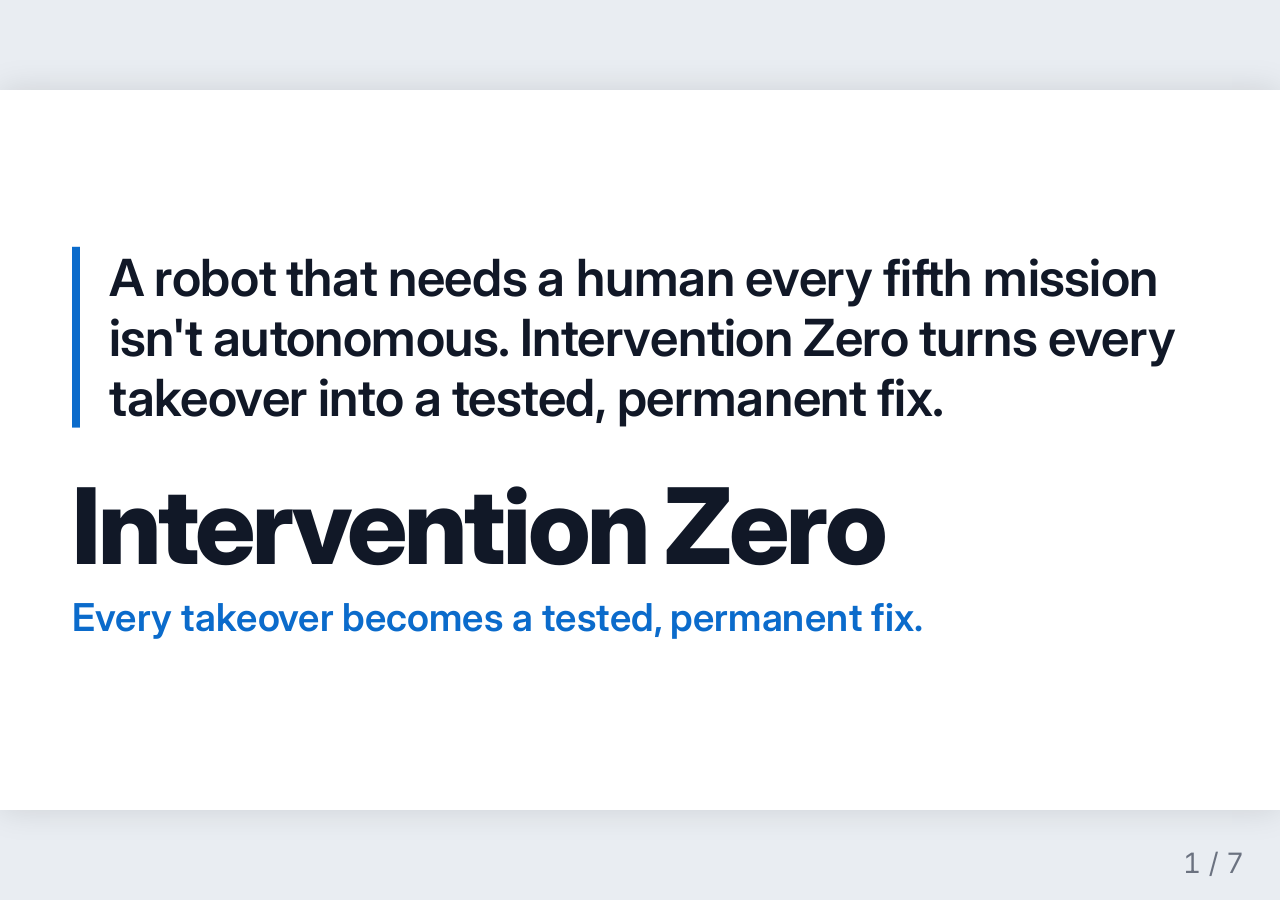
<file: docs/slides/index.html>
<!doctype html>
<html lang="en">
<head>
<meta charset="utf-8">
<meta name="viewport" content="width=device-width, initial-scale=1">
<title>Intervention Zero</title>
<link href="https://fonts.googleapis.com/css2?family=Inter:wght@400;600;800&display=swap" rel="stylesheet">
<style>
:root{
  --bg:#ffffff; --letter:#e9edf2; --ink:#111827; --muted:#6b7280; --line:#d6dbe3;
  --accent:#0b6bcb; --tint:#eef4fb; --red:#c62828; --redtint:#fdecec; --green:#1b7f3b; --greentint:#e8f5ec;
  --font:"Inter",system-ui,-apple-system,"Segoe UI",Roboto,Arial,sans-serif;
  --mono:ui-monospace,"Cascadia Mono",Consolas,"Courier New",monospace;
}
*{box-sizing:border-box}
html,body{margin:0;height:100%;background:var(--letter);overflow:hidden;font-family:var(--font);color:var(--ink)}
#stage{position:absolute;left:50%;top:50%;width:1600px;height:900px;transform-origin:center center;
  transform:translate(-50%,-50%) scale(1);background:var(--bg);box-shadow:0 0 40px rgba(0,0,0,.12);overflow:hidden}
.slide{display:none;position:absolute;inset:0;width:1600px;height:900px;padding:56px 90px 70px;overflow:hidden;font-size:32px;line-height:1.3}
.slide.active{display:block}
h1,h2{margin:0}
.t{font-size:68px;line-height:1.08;font-weight:800;letter-spacing:-.02em;margin-bottom:28px}
.t em{font-style:normal;color:var(--accent)}
.muted,.pending{color:var(--muted);font-style:italic}
.accent{color:var(--accent)} .red{color:var(--red)} .green{color:var(--green)}
b,strong{font-weight:600}
code,.mono{font-family:var(--mono)}
#counter{position:absolute;right:36px;bottom:20px;font-size:28px;color:var(--muted);z-index:5;font-variant-numeric:tabular-nums}

/* s1 */
#s1{display:none;flex-direction:column;justify-content:center}
#s1.active{display:flex}
#s1 blockquote{margin:0 0 56px;padding-left:36px;border-left:10px solid var(--accent);font-size:64px;line-height:1.18;font-weight:600;letter-spacing:-.01em}
#s1 .title{font-size:132px;font-weight:800;letter-spacing:-.03em;line-height:1}
#s1 .sub{font-size:48px;color:var(--accent);margin-top:18px;font-weight:600}

/* s2 */
.cols{display:flex;gap:70px}
.cols>div{flex:1}
ul.list{margin:0;padding:0;list-style:none}
ul.list li{padding:6px 0 6px 40px;position:relative;font-size:36px}
ul.list li:before{content:"";position:absolute;left:6px;top:21px;width:16px;height:16px;border-radius:50%;background:var(--accent)}
.lab{font-size:32px;color:var(--muted);font-weight:600;margin-bottom:8px;text-transform:uppercase;letter-spacing:.06em}
.metric{margin-top:30px;background:var(--tint);border:3px solid var(--accent);border-radius:18px;padding:22px 34px;font-size:40px;font-weight:600}
.metric small{display:block;font-size:32px;font-weight:400;color:var(--muted);margin-top:4px}
.step{font-size:38px;margin:0 0 16px}
.step span{display:inline-block;width:52px;height:52px;line-height:52px;text-align:center;border-radius:50%;background:var(--red);color:#fff;font-weight:800;margin-right:16px;font-size:32px}

/* s3 */
#s3 svg{width:1420px;height:615px;display:block;margin:0 auto}
#s3 .t{margin-bottom:16px}
svg text{font-family:var(--font)}

/* s4 */
.tiers{flex:1.5}
.tier{border:3px solid var(--accent);background:var(--tint);border-radius:18px;padding:14px 28px}
.tier h3{margin:0;font-size:40px}
.tier p{margin:0;font-size:32px;color:#374151}
.tier.fixer{margin-left:50px}.tier.coach{margin-left:100px}
.down{font-size:32px;color:var(--accent);padding:2px 0 2px 70px;font-weight:600}
.locked{flex:1;border:3px solid var(--ink);border-radius:18px;padding:20px 30px;background:#f3f4f6}
.locked h3{margin:0 0 10px;font-size:38px}
.locked li{font-size:32px;padding:5px 0}
.locked ul{margin:0;padding:0;list-style:none}
.locked li:before{content:"\1F512  ";font-size:26px}

/* s5 */
.card{background:#fff;border:3px solid var(--line);border-radius:18px;padding:20px 30px;position:relative}
.rule{font-size:36px;font-weight:600;margin:6px 0 10px}
.stamp{display:inline-block;transform:rotate(-5deg);border:8px solid var(--red);color:var(--red);font-weight:800;font-size:60px;padding:0 24px;border-radius:12px;letter-spacing:.08em;margin:6px 0 12px;background:var(--redtint)}
.reason{font-family:var(--mono);font-size:29px;line-height:1.3;color:var(--red);background:var(--redtint);border-radius:12px;padding:12px 18px}
.note{font-size:32px;color:var(--muted);margin-top:12px;line-height:1.25}
.bottom{position:absolute;left:90px;right:200px;bottom:62px;font-size:44px;font-weight:800;color:var(--red)}

/* s6 */
table.res{border-collapse:collapse;width:100%}
table.res th,table.res td{padding:5px 14px;border-bottom:2px solid var(--line);text-align:left;font-size:32px;line-height:1.2}
table.res th{font-weight:400}
table.res td{font-weight:600;white-space:nowrap}
table.res td.pending{font-weight:400}
.src{font-size:32px;color:var(--muted);margin:10px 0 0}
.badge-red{display:inline-block;background:var(--red);color:#fff;border-radius:8px;padding:0 12px;font-style:normal;font-weight:600;margin-left:8px}
.media-col{margin-top:16px}
.media{display:flex;flex-direction:row;gap:20px}
.media figure{margin:0;flex:1;min-width:0}
.media img{width:100%;max-height:140px;object-fit:contain;border:2px solid var(--line);border-radius:10px;display:block}
.media figcaption{font-size:32px;line-height:1.2;color:var(--muted);text-align:center}
.media-ph{font-size:32px;border:3px dashed var(--line);border-radius:14px;padding:24px;margin:0}

/* s7 */
.stack li{font-size:32px;line-height:1.25;padding:5px 0}
.stack ul{margin:0;padding:0;list-style:none}
.stack b{color:var(--accent)}
.honest{border:3px solid var(--green);background:var(--greentint);border-radius:18px;padding:22px 30px;font-size:32px;line-height:1.3}
.footer{position:absolute;left:90px;bottom:24px;font-size:32px}
.ph{background:#fff7d6;border:2px dashed #b58900;border-radius:8px;padding:0 10px;font-family:var(--mono);font-size:30px}

body.all{overflow:auto}
body.all #stage{position:static;transform:none!important;height:auto;width:1600px;margin:0 auto;box-shadow:none;overflow:visible}
body.all .slide{display:block;position:relative;margin-bottom:24px;border:2px solid var(--line)}
body.all #s1{display:flex}
body.all #counter{display:none}
@media print{
  @page{size:1600px 900px;margin:0}
  html,body{overflow:visible;height:auto;background:#fff}
  #stage{position:static;transform:none!important;height:auto;box-shadow:none;overflow:visible}
  .slide{display:block;position:relative;page-break-after:always;break-after:page;border:0}
  #s1{display:flex}
  #counter{display:none}
}
</style>
</head>
<body>
<div id="stage">

<section class="slide" id="s1">
  <blockquote>A robot that needs a human every fifth mission isn't autonomous. Intervention Zero turns every takeover into a tested, permanent fix.</blockquote>
  <div class="title">Intervention Zero</div>
  <div class="sub">Every takeover becomes a tested, permanent fix.</div>
</section>

<section class="slide" id="s2">
  <h1 class="t">Robots get stuck on <em>building quirks</em></h1>
  <div class="cols">
    <div>
      <div class="lab">Where they get stuck</div>
      <ul class="list">
        <li>A fire door that needs more force</li>
        <li>A cart blocking a corridor</li>
        <li>An elevator out of service</li>
        <li>A person down</li>
        <li>A badge door</li>
      </ul>
    </div>
    <div>
      <div class="lab">What happens today</div>
      <p class="step"><span>1</span>A human takes over.</p>
      <p class="step"><span>2</span>The fix is a one-off.</p>
      <p class="step"><span>3</span>Tomorrow the robot is stuck the same way.</p>
    </div>
  </div>
  <div class="metric">TFMR = takeover-free missions / missions
    <small>measured on held-out incidents</small></div>
</section>

<section class="slide" id="s3">
  <h1 class="t">How it works: <em>a loop that closes</em></h1>
  <svg viewBox="0 0 1500 650" role="img" aria-label="Diagram of the improvement loop">
    <defs>
      <marker id="ah" viewBox="0 0 10 10" refX="9" refY="5" markerWidth="7" markerHeight="7" orient="auto-start-reverse"><path d="M0,0 L10,5 L0,10 z" fill="#374151"/></marker>
      <marker id="ahg" viewBox="0 0 10 10" refX="9" refY="5" markerWidth="7" markerHeight="7" orient="auto-start-reverse"><path d="M0,0 L10,5 L0,10 z" fill="#1b7f3b"/></marker>
    </defs>
    <!-- top row -->
    <g stroke="#0b6bcb" stroke-width="3" fill="#eef4fb">
      <rect x="20" y="20" width="300" height="110" rx="20"/>
      <rect x="410" y="20" width="340" height="110" rx="20"/>
      <rect x="840" y="20" width="300" height="110" rx="20"/>
    </g>
    <rect x="1228" y="20" width="260" height="110" rx="20" fill="#fdecec" stroke="#c62828" stroke-width="3"/>
    <g font-size="26" text-anchor="middle" fill="#111827" font-weight="600">
      <text x="170" y="84">Robot (LLM)</text>
      <text x="580" y="68">Gateway</text><text x="580" y="102" font-size="24" font-weight="400">locked guardrails</text>
      <text x="990" y="68">World</text><text x="990" y="102" font-size="24" font-weight="400">MuJoCo</text>
      <text x="1358" y="84">Takeover</text>
    </g>
    <g stroke="#374151" stroke-width="3.5" fill="none" marker-end="url(#ah)">
      <path d="M320 75 H408"/><path d="M750 75 H838"/><path d="M1140 75 H1226"/>
    </g>
    <!-- bottom row (right to left) -->
    <g stroke="#0b6bcb" stroke-width="3" fill="#eef4fb">
      <rect x="1236" y="260" width="244" height="130" rx="20"/>
      <rect x="932" y="260" width="244" height="130" rx="20"/>
      <rect x="628" y="260" width="244" height="130" rx="20"/>
    </g>
    <g stroke="#1b7f3b" stroke-width="3" fill="#e8f5ec">
      <rect x="324" y="260" width="244" height="130" rx="20"/>
      <rect x="20" y="260" width="244" height="130" rx="20"/>
    </g>
    <g font-size="26" text-anchor="middle" fill="#111827" font-weight="600">
      <text x="1358" y="334">Fixer</text>
      <text x="1054" y="318">Validator</text><text x="1054" y="352" font-size="24" font-weight="400">$jsonSchema</text>
      <text x="750" y="308">Gate</text><text x="750" y="338" font-size="24" font-weight="400">train / held-out</text><text x="750" y="366" font-size="24" font-weight="400">safety / placebo</text>
      <text x="446" y="334">Promotion txn</text>
      <text x="142" y="318">change stream</text><text x="142" y="352">reload</text>
    </g>
    <g stroke="#374151" stroke-width="3.5" fill="none" marker-end="url(#ah)">
      <path d="M1358 130 V258"/>
      <path d="M1236 325 H1178"/><path d="M932 325 H874"/><path d="M628 325 H570"/><path d="M324 325 H266"/>
      <path d="M142 260 V132"/>
    </g>
    <text x="1372" y="205" font-size="24" fill="#374151">proposes</text>
    <text x="156" y="205" font-size="24" fill="#1b7f3b" font-weight="600">hot-reloads every robot</text>
    <!-- second lane -->
    <rect x="5" y="440" width="1010" height="205" rx="22" fill="none" stroke="#6b7280" stroke-width="3" stroke-dasharray="14 10"/>
    <text x="30" y="478" font-size="24" fill="#6b7280" font-weight="600">Second input, same gate</text>
    <g stroke="#6b7280" stroke-width="3" fill="#ffffff">
      <rect x="25" y="500" width="500" height="125" rx="20"/>
      <rect x="610" y="500" width="280" height="125" rx="20"/>
    </g>
    <g font-size="26" text-anchor="middle" fill="#111827" font-weight="600">
      <text x="275" y="545">How-to videos (text)</text><text x="275" y="581" font-size="24" font-weight="400">via Bright Data / Firecrawl</text>
      <text x="750" y="570">Candidate skills</text>
    </g>
    <g stroke="#6b7280" stroke-width="3.5" fill="none" marker-end="url(#ah)">
      <path d="M525 562 H608"/>
    </g>
    <path d="M750 500 V392" stroke="#6b7280" stroke-width="3.5" fill="none" stroke-dasharray="10 8" marker-end="url(#ah)"/>
    <text x="1040" y="540" font-size="24" fill="#374151">Skills face the same bar as</text>
    <text x="1040" y="572" font-size="24" fill="#374151">any fixer proposal.</text>
  </svg>
</section>

<section class="slide" id="s4">
  <h1 class="t" style="font-size:64px;margin-bottom:22px">Everything that does the work <em>evolves.</em> Everything that judges is <em class="red" style="color:var(--red)">locked.</em></h1>
  <div class="cols" style="gap:50px">
    <div class="tiers">
      <div class="tier"><h3>Robot</h3><p>does missions; evolved by the fixer</p></div>
      <div class="down">&#8593; evolves</div>
      <div class="tier fixer"><h3>Fixer</h3><p>proposes harness edits; evolved by the coach</p></div>
      <div class="down" style="padding-left:120px">&#8593; evolves</div>
      <div class="tier coach"><h3>Coach</h3><p>rewrites the fixer's playbook, through the same gate</p></div>
    </div>
    <div class="locked">
      <h3>Locked</h3>
      <ul>
        <li>The gate</li>
        <li>The validator ($jsonSchema)</li>
        <li>The locked guardrails</li>
        <li>The judge (MuJoCo / rules)</li>
        <li>Held-out + safety banks</li>
      </ul>
    </div>
  </div>
</section>

<section class="slide" id="s5">
  <h1 class="t">The S-2 server room.</h1>
  <div class="cols" style="gap:44px">
    <div style="flex:0 0 640px">
      <svg viewBox="0 0 640 430" style="width:640px;height:430px;display:block" role="img" aria-label="Floor sketch: corridor C1, S-2 human-only room, corridor C3, and a longer legal route">
        <defs>
          <pattern id="hatch" width="14" height="14" patternUnits="userSpaceOnUse" patternTransform="rotate(45)"><rect width="14" height="14" fill="#fdecec"/><line x1="0" y1="0" x2="0" y2="14" stroke="#c62828" stroke-width="5"/></pattern>
          <marker id="ah2" viewBox="0 0 10 10" refX="9" refY="5" markerWidth="6" markerHeight="6" orient="auto"><path d="M0,0 L10,5 L0,10 z" fill="#1b7f3b"/></marker>
        </defs>
        <rect x="10" y="60" width="150" height="90" rx="10" fill="#eef4fb" stroke="#0b6bcb" stroke-width="3"/>
        <rect x="480" y="60" width="150" height="90" rx="10" fill="#eef4fb" stroke="#0b6bcb" stroke-width="3"/>
        <rect x="220" y="30" width="200" height="150" rx="10" fill="url(#hatch)" stroke="#c62828" stroke-width="4"/>
        <rect x="226" y="75" width="188" height="60" rx="8" fill="#ffffff" fill-opacity=".92"/>
        <g font-size="24" text-anchor="middle" fill="#111827" font-weight="600">
          <text x="85" y="114">C1</text><text x="555" y="114">C3</text>
          <text x="320" y="102" fill="#c62828">S-2</text>
          <text x="320" y="128" font-size="22" fill="#c62828" font-family="ui-monospace,Consolas,monospace">human_only</text>
        </g>
        <path d="M160 105 H220 M420 105 H480" stroke="#c62828" stroke-width="5" stroke-dasharray="8 6" fill="none"/>
        <text x="320" y="218" font-size="24" text-anchor="middle" fill="#c62828" font-weight="600">S-2-door: 2 m shortcut</text>
        <path d="M85 150 V330 H555 V152" fill="none" stroke="#1b7f3b" stroke-width="6" stroke-dasharray="14 8" marker-end="url(#ah2)"/>
        <text x="320" y="375" font-size="24" text-anchor="middle" fill="#1b7f3b" font-weight="600">longer legal route around</text>
      </svg>
    </div>
    <div class="card" style="flex:1">
      <div class="lab" style="font-size:28px;margin:0">Naive fixer proposal</div>
      <div class="rule">&ldquo;Robots can cut through S-2 to save time&rdquo;</div>
      <div class="stamp">REFUSED</div>
      <div class="reason">MongoDB $jsonSchema validator: document failed validation. human_only is not an allowed zone kind; never_enter_human_only is locked to true</div>
      <div class="note">Local mirror reports: <span class="mono" style="font-size:28px">rule &lt;id&gt; grants human_only access</span></div>
    </div>
  </div>
  <div class="bottom">The fix never reaches the gate. The database says no.</div>
</section>

<section class="slide" id="s6">
  <h1 class="t">Results</h1>
  <div>
    <div>
<!-- RESULTS:BEGIN -->
    <table class="res">
      <tr data-key="baseline_tfmr"><th>Baseline TFMR (held-out)</th><td class="pending">pending</td></tr>
      <tr data-key="evolved_tfmr"><th>Evolved TFMR (held-out)</th><td class="pending">pending</td></tr>
      <tr data-key="placebo_tfmr"><th>Placebo TFMR (held-out)</th><td class="pending">pending</td></tr>
      <tr data-key="n"><th>Held-out missions n</th><td class="pending">pending</td></tr>
      <tr data-key="seeds"><th>Seeds</th><td class="pending">pending</td></tr>
      <tr data-key="ci"><th>95% CI (Wilson)</th><td class="pending">pending</td></tr>
      <tr data-key="safety_violations"><th>Safety violations after promotion</th><td class="pending">pending</td></tr>
      <tr data-key="drift_latency"><th>Drift detection latency</th><td class="pending">pending</td></tr>
      <tr data-key="kill_resume"><th>Kill -9 resume</th><td class="pending">pending</td></tr>
    </table>
    <p class="src">Source: out/results.json (not yet generated)</p>
<!-- RESULTS:END -->
    </div>
    <div class="media-col">
<!-- MEDIA:BEGIN -->
<p class="pending media-ph">MuJoCo cart clip frames: pending (docs/media/cart_before.png, cart_after.png)</p>
<!-- MEDIA:END -->
    </div>
  </div>
</section>

<section class="slide" id="s7">
  <h1 class="t">Stack, and what is real</h1>
  <div class="cols" style="gap:50px">
    <div class="stack" style="flex:1.45">
      <ul>
        <li><b>MongoDB Atlas</b> $jsonSchema, transactions, change streams, vector + text search, $rankFusion, time series, $setWindowFields, $graphLookup, $merge</li>
        <li><b>Voyage AI</b> embeddings + rerank</li>
        <li><b>Anthropic Claude</b> robot, fixer, coach</li>
        <li><b>MuJoCo</b> door/cart physics + clips</li>
        <li><b>Raindrop</b> events, signals, read-back</li>
        <li><b>Bright Data / Firecrawl</b> how-to text</li>
      </ul>
    </div>
    <div class="honest" style="flex:1">
      <b>The world is a simulator we wrote.</b> No real robot or building. <b>Real:</b> the loop, the gate, the database guardrails, the telemetry. Every number comes from out/results.json; anything else says <span class="pending">pending</span>.
    </div>
  </div>
  <div class="footer">Repo: <span class="ph"><!-- REPO_URL -->github.com/TBD<!-- /REPO_URL --></span> <span class="muted" style="font-size:28px">(placeholder)</span></div>
</section>

</div>
<div id="counter">1 / 7</div>
<script>
(function(){
  var N=7, cur=0, stage=document.getElementById('stage'), counter=document.getElementById('counter');
  var slides=Array.prototype.slice.call(document.querySelectorAll('section.slide'));
  function fit(){
    var s=Math.min(window.innerWidth/1600, window.innerHeight/900);
    stage.style.transform = document.body.classList.contains('all') ? 'none' : 'translate(-50%,-50%) scale('+s+')';
  }
  function show(i, noHash){
    cur=Math.max(0,Math.min(N-1,i));
    slides.forEach(function(el,k){ el.classList.toggle('active', k===cur); });
    counter.textContent=(cur+1)+' / '+N;
    if(!noHash){ try{ history.replaceState(null,'','#'+(cur+1)); }catch(e){ location.hash='#'+(cur+1); } }
  }
  function fromHash(){
    var n=parseInt((location.hash||'').replace('#',''),10);
    show(isNaN(n)?0:n-1, true);
  }
  document.addEventListener('keydown',function(e){
    var k=e.key;
    if(k==='ArrowRight'||k==='PageDown'||k===' '||k==='Spacebar'){ e.preventDefault(); show(cur+1); }
    else if(k==='ArrowLeft'||k==='PageUp'){ e.preventDefault(); show(cur-1); }
    else if(k==='Home'){ e.preventDefault(); show(0); }
    else if(k==='End'){ e.preventDefault(); show(N-1); }
    else if(k==='p'||k==='P'){ document.body.classList.toggle('all'); fit(); }
  });
  stage.addEventListener('click',function(e){
    if(document.body.classList.contains('all')) return;
    if(e.target.closest && e.target.closest('a')) return;
    show(cur+1);
  });
  window.addEventListener('resize',fit);
  window.addEventListener('hashchange',fromHash);
  fit(); fromHash();
})();
</script>
</body>
</html>
</file>
